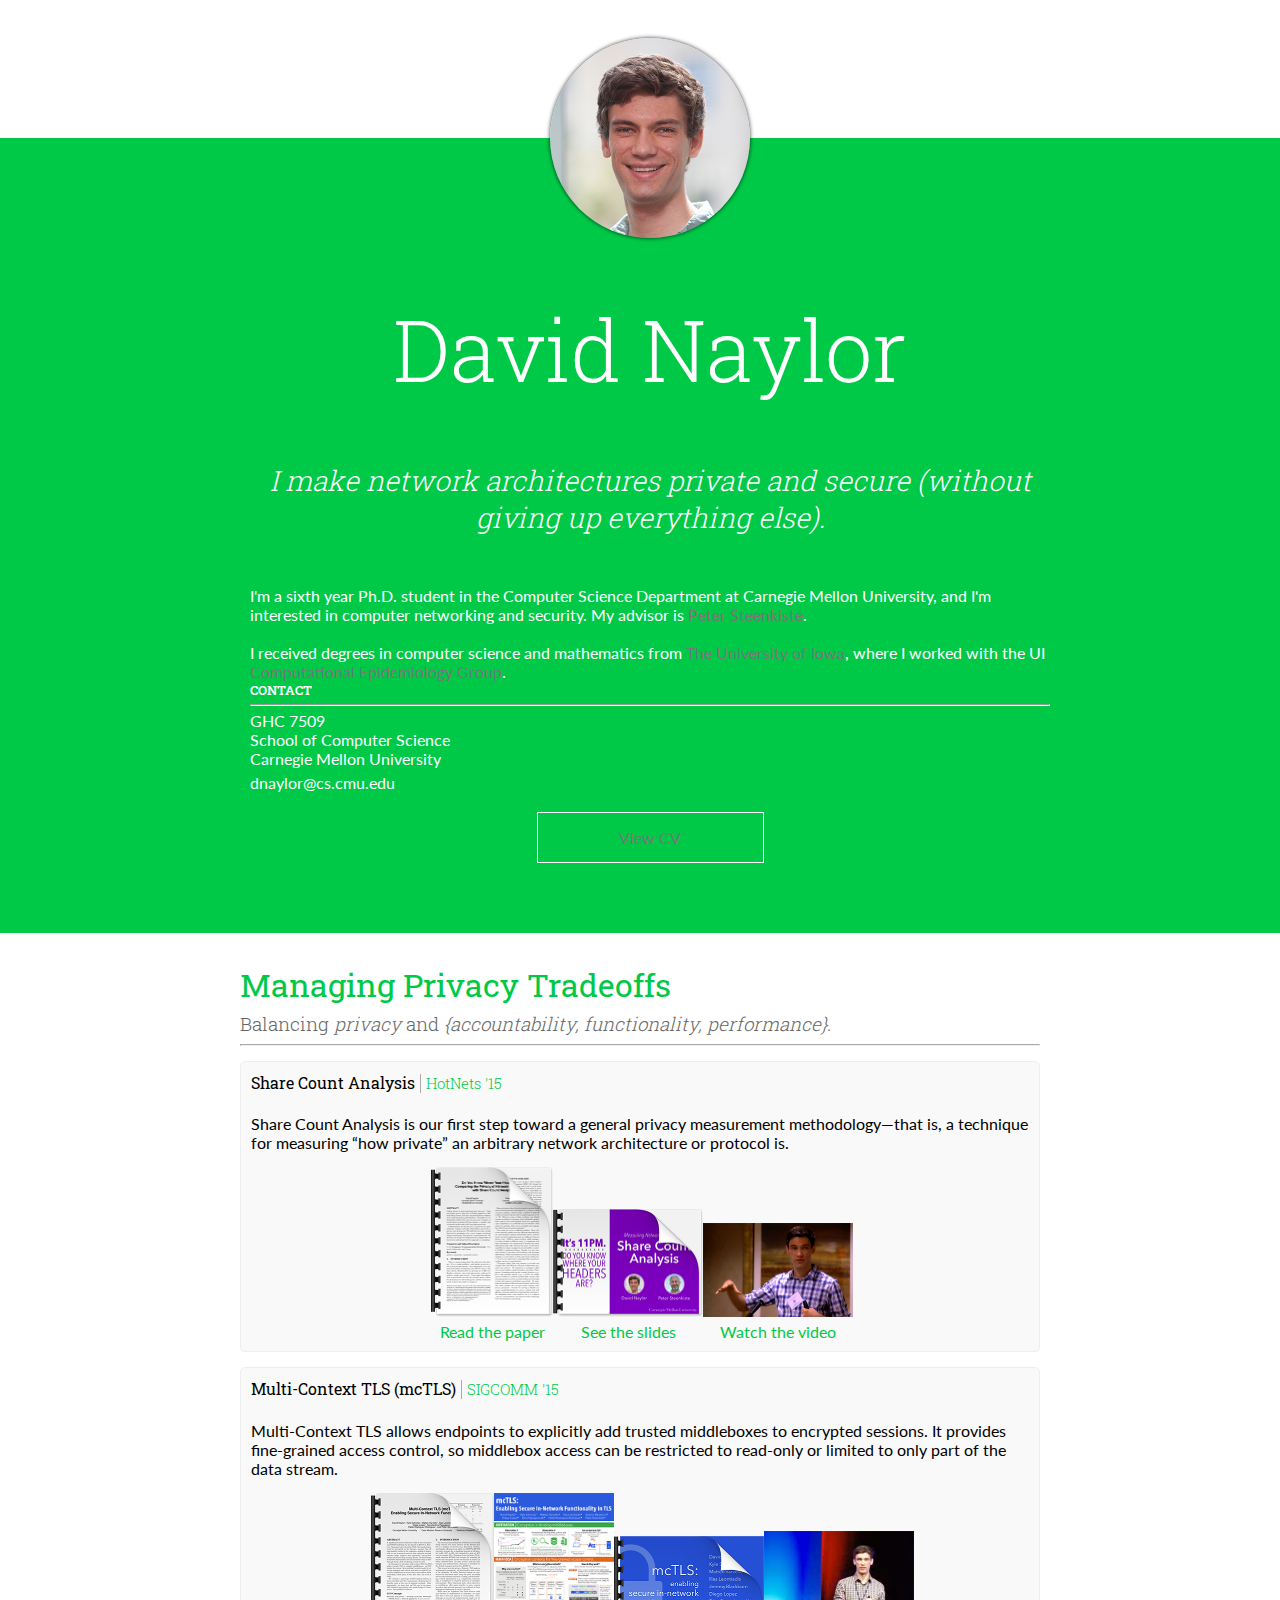
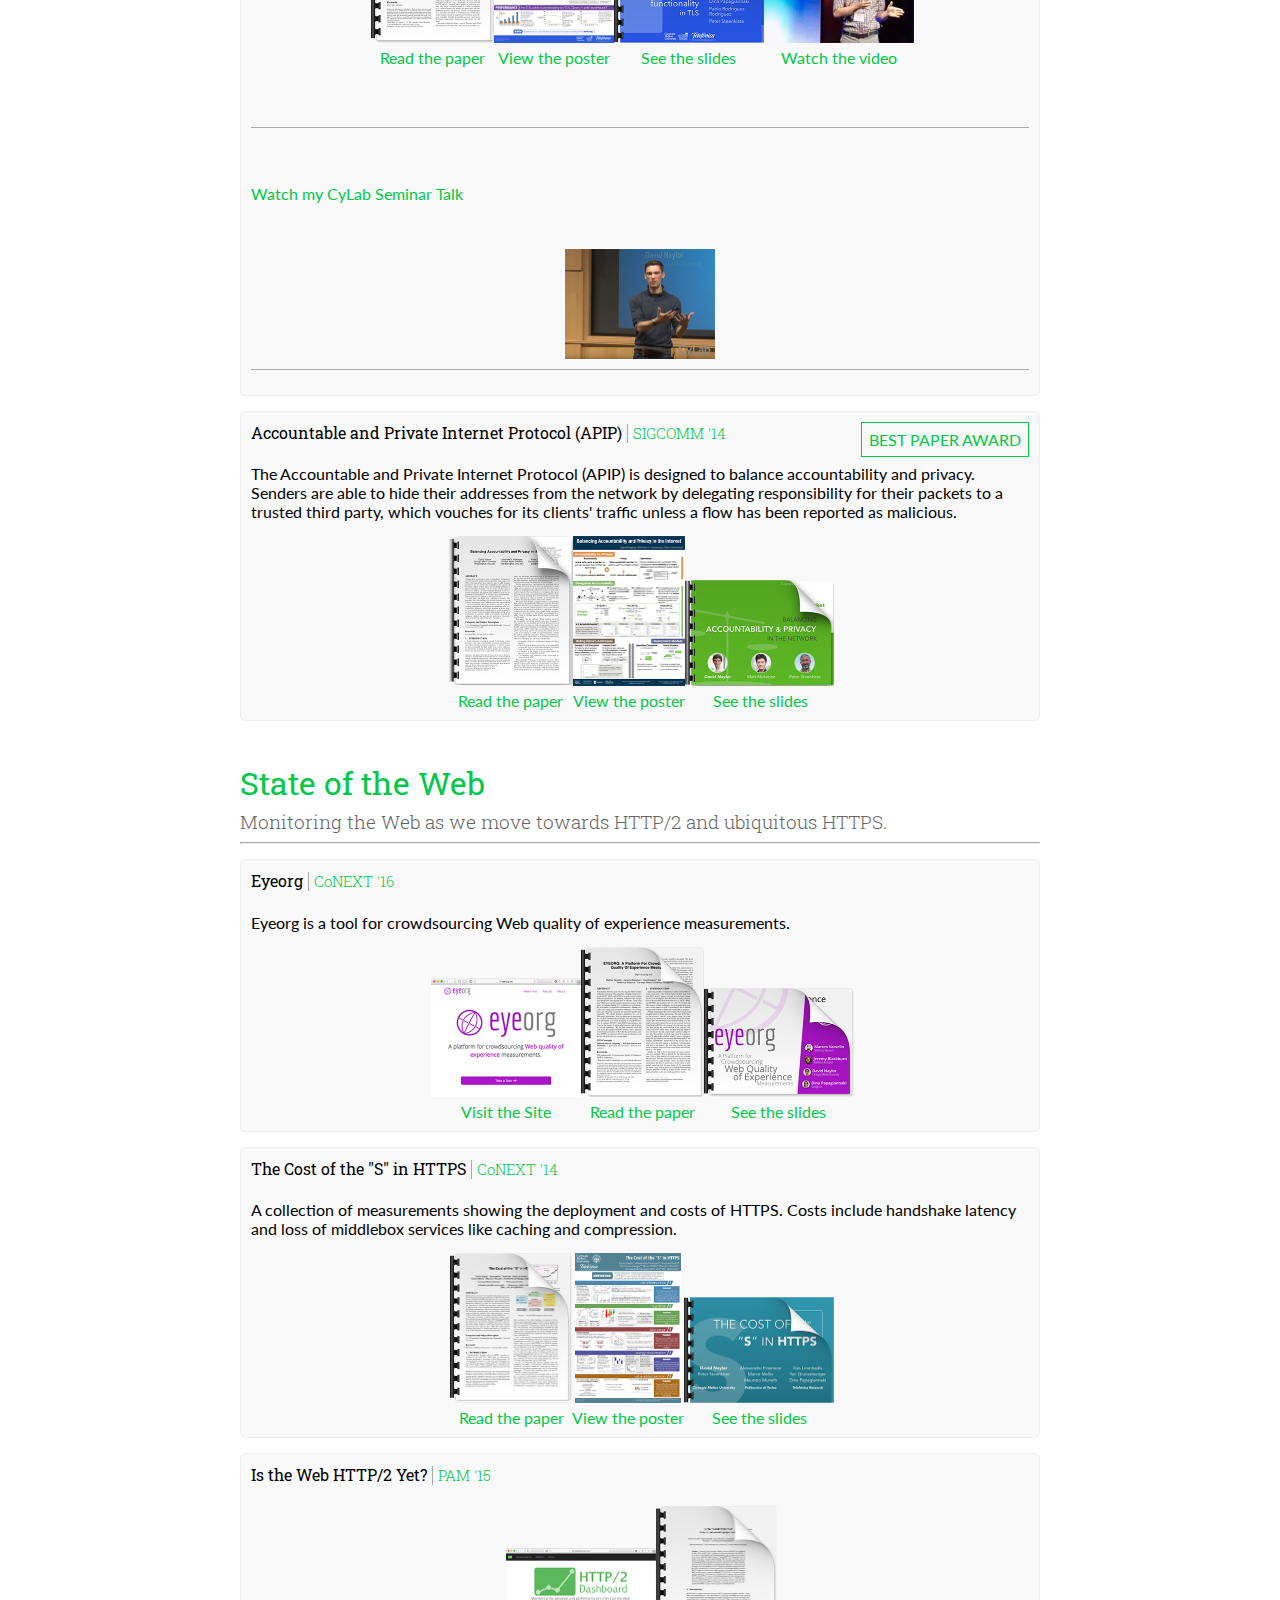
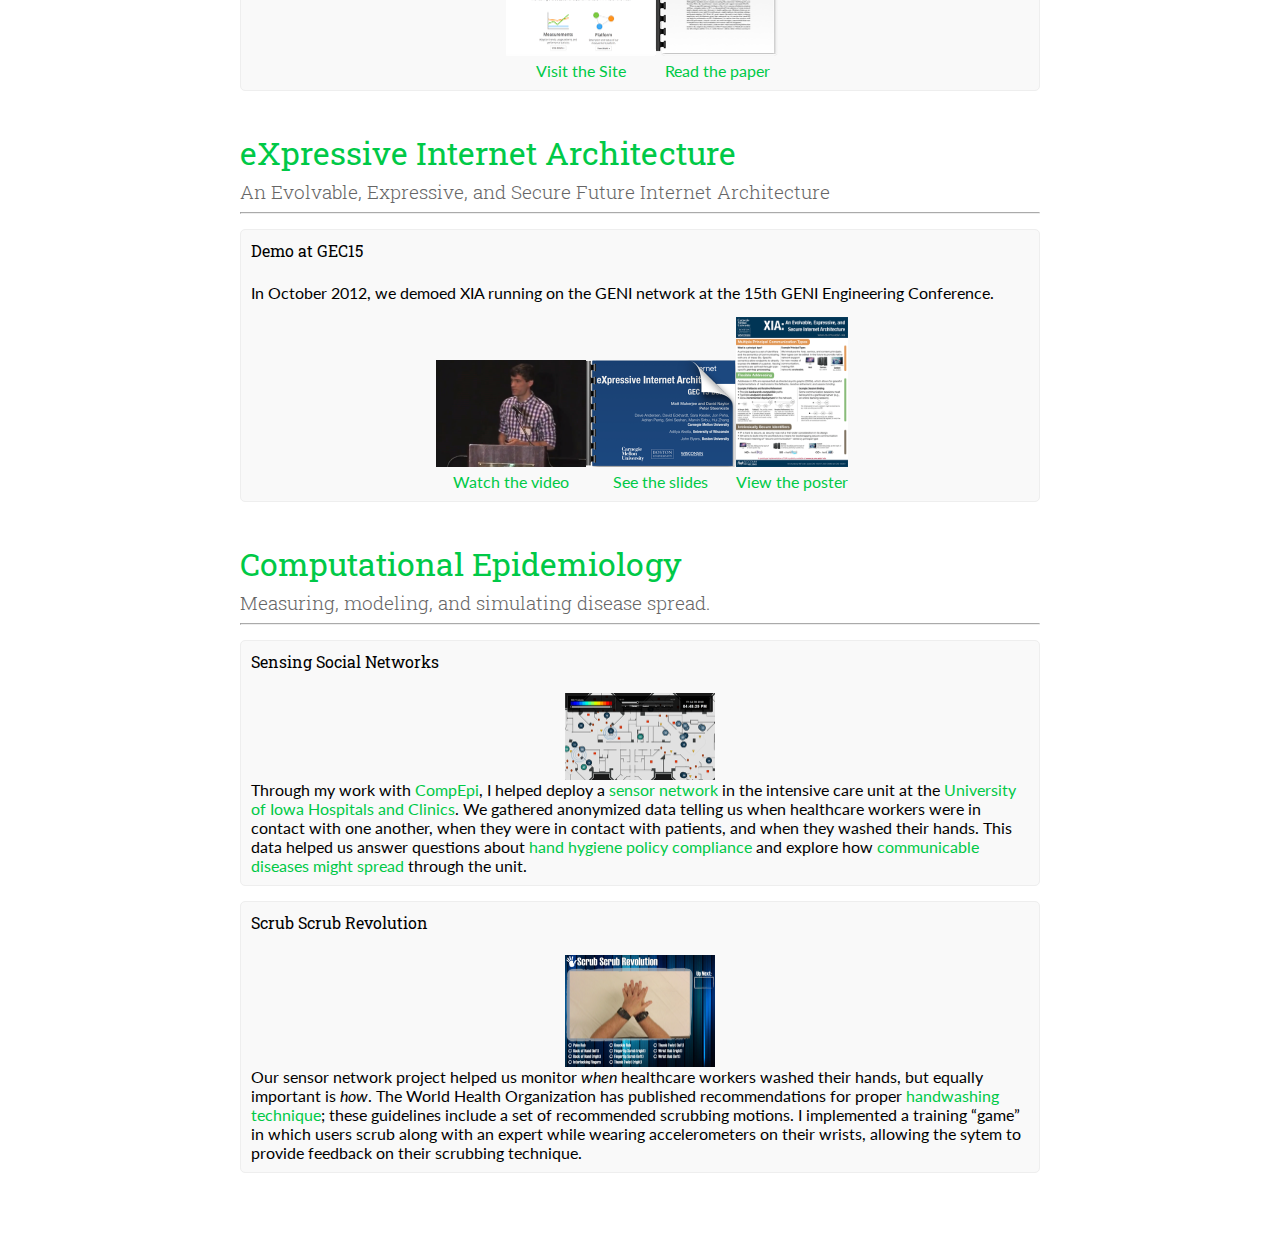
<file: index.html>
<!DOCTYPE html PUBLIC "-//W3C//DTD XHTML 1.0 Transitional//EN" "http://www.w3.org/TR/xhtml1/DTD/xhtml1-transitional.dtd">
<html xmlns="http://www.w3.org/1999/xhtml">
<head>
<meta http-equiv="Content-Type" content="text/html; charset=UTF-8" />
<meta name="viewport" content="width=device-width, initial-scale=1">

<title>David Naylor</title>

<!-- Latest compiled and minified bootstrap CSS -->
<link rel="stylesheet" href="https://maxcdn.bootstrapcdn.com/bootstrap/3.3.6/css/bootstrap.min.css" integrity="sha384-1q8mTJOASx8j1Au+a5WDVnPi2lkFfwwEAa8hDDdjZlpLegxhjVME1fgjWPGmkzs7" crossorigin="anonymous">

<link href="css/custom.css" rel="stylesheet">

<!-- fonts -->
<link href='https://fonts.googleapis.com/css?family=Roboto+Slab:700,400,300,100|Lato:400,700,300' rel='stylesheet' type='text/css'>

</head>

<body>
	<div class="container" style="padding-top: 100px; padding-bottom: 50px;">

		<div class="top-bg">
			<div class="content">

				<!-- IMAGE -->
				<div class="center-photo">
					<img src="images/me-2014@2x.jpg" height="300px"/>
				</div>


				<!-- NAME -->
				<div class="row">
					<div class="col-xs-12" style="text-align: center">
						<h1>David Naylor</h1>
					</div>  <!-- col -->
				</div>  <!-- row -->

				<!-- TAGLINE -->
				<div class="row">
					<div class="col-md-10 col-md-offset-1" style="text-align: center;">
						<p class="tagline">I make network architectures private and secure (without giving up everything else).</p>
					</div>  <!-- col -->
				</div>  <!-- row -->

				<!-- BIO and CONTACT -->
				<div class="row" style="margin-top: 15px;">
					<div class="col-md-8">
						<p>I'm a sixth year Ph.D. student in the Computer Science Department at Carnegie Mellon University, and I'm interested in computer networking and security. My advisor is <a href="http://www.cs.cmu.edu/~prs/">Peter Steenkiste</a>.</p>
						<p>&nbsp;</p>
						<p>I received degrees in computer science and mathematics from <a href="http://www.uiowa.edu/">The University of Iowa</a>, where I worked with the UI <a href="http://compepi.cs.uiowa.edu/">Computational Epidemiology Group</a>.</p>
					</div>  <!-- col -->
					
					<div class="col-md-4">
						<h5>Contact</h5>
						<hr style="margin-top: 0px; margin-bottom: 5px;">
						<p>GHC 7509</br>
						School of Computer Science</br>
						Carnegie Mellon University</p>
						
						<p style="margin-top: 5px;">dnaylor@cs.cmu.edu</p>

						<!-- <p style="margin-top: 5px;">dnay<a href="http://www.google.com/recaptcha/mailhide/d?k=01DYjIxemcInZ0yQs12LlEOA==&amp;c=0zU9vyEjGqulhPm0OFjJM2UPGM4w68PyZotdq2oNcqs=" onclick="window.open('http://www.google.com/recaptcha/mailhide/d?k\07501DYjIxemcInZ0yQs12LlEOA\75\75\46c\0750zU9vyEjGqulhPm0OFjJM2UPGM4w68PyZotdq2oNcqs\075', '', 'toolbar=0,scrollbars=0,location=0,statusbar=0,menubar=0,resizable=0,width=500,height=300'); return false;" title="Reveal this e-mail address">...</a>@cs.cmu.edu</p> -->
					</div>  <!-- col -->
				</div>  <!-- row -->

				<div class="row" style="text-align: center; margin-top: 20px;">
					<div class="col-xs-12">
						<a id="cv-link" href="naylor_cv.pdf">View  CV</a>
					</div>
				</div>

			</div>  <!-- content -->
		</div>  <!-- top-bg -->

			

		<div class="content">
			<!-- PRIVACY TRADEOFFS -->
			<div class="row" style="margin-top: 15px;">
				<div class="col-xs-12">
					<h2>Managing Privacy Tradeoffs</h2>
					<h3>Balancing <i>privacy</i> and <i>{accountability, functionality, performance}</i>.</h3>
					<hr class="section">
				</div>  <!-- col -->
			</div>  <!-- row -->
			
			

			<!-- Share Counts -->
			<div class="row">
				<div class="col-xs-12">
					<div class="hero">
						<h4>Share Count Analysis<small>HotNets '15</small></h4>

						<p>Share Count Analysis is our first step toward a
						general privacy measurement methodology&mdash;that is,
						a technique for measuring <q>how private</q> an arbitrary
						network architecture or protocol is.</p>


						<div class="row row-centered" style="margin-top: 15px">
							<div class="col-md-3 col-centered" style="text-align: center">
								<a href="ShareCountAnalysisHotnets.pdf"><img src="images/sca_hotnets_thumb@2x.png" height="150px"/></a>
								<div style="padding-top:5px"><a href="ShareCountAnalysisHotnets.pdf"><p>Read the paper</a></p></div>
							</div>  <!-- col -->
							
							<div class="col-md-3 col-centered" style="text-align: center">
								<a href="ShareCountAnalysisHotnets_slides.pdf"><img src="images/sca_hotnets_slides_thumb@2x.png" width="150px"/></a>
								<div style="padding-top:5px"><a href="ShareCountAnalysisHotnets_slides.pdf"><p>See the slides</a></p></div>
							</div>  <!-- col -->
							
							<div class="col-md-3 col-centered" style="text-align: center">
								<a href="https://www.youtube.com/watch?v=gNAD-hicF6s"><img src="images/sca_hotnets_video_thumb@2x.png" width="150px"/></a>
								<div style="padding-top:5px"><a href="https://www.youtube.com/watch?v=gNAD-hicF6s"><p>Watch the video</a></p></div>
							</div>  <!-- col -->
						</div>  <!-- row -->
					</div>  <!-- hero -->
				</div>  <!-- col -->
			</div> <!-- row -->






			<!-- mcTLS -->
			<div class="row">
				<div class="col-xs-12">
					<div class="hero">
						<h4>Multi-Context TLS (mcTLS)<small>SIGCOMM '15</small></h4>

						<p>Multi-Context TLS allows endpoints to explicitly add
						trusted middleboxes to encrypted sessions. It provides
						fine-grained access control, so middlebox access can be
						restricted to read-only or limited to only part of the
						data stream.</p>


						<div class="row row-centered" style="margin-top: 15px">
							<div class="col-md-3 col-centered" style="text-align: center">
								<a href="mcTLS.pdf"><img src="images/mctls_icon@2x.png" height="150px"/></a>
								<div style="padding-top:5px"><a href="mcTLS.pdf"><p>Read the paper</a></p></div>
							</div>  <!-- col -->
							
							<div class="col-md-3 col-centered" style="text-align: center">
								<a href="mcTLS_poster.pdf"><img src="images/mctls_poster_thumb@2x.png" height="150px"/></a>
								<div style="padding-top:5px"><a href="mcTLS_poster.pdf"><p>View the poster</a></p></div>
							</div>  <!-- col -->
							
							<div class="col-md-3 col-centered" style="text-align: center">
								<a href="mcTLS_slides.pdf"><img src="images/mctls_slides_thumb@2x.png" width="150px"/></a>
								<div style="padding-top:5px"><a href="mcTLS_slides.pdf"><p>See the slides</a></p></div>
							</div>  <!-- col -->
							
							<div class="col-md-3 col-centered" style="text-align: center">
								<a href="https://www.youtube.com/watch?v=9ERBeLU-yZI"><img src="images/mctls_video_thumb@2x.png" width="150px"/></a>
								<div style="padding-top:5px"><a href="https://www.youtube.com/watch?v=9ERBeLU-yZI"><p>Watch the video</a></p></div>
							</div>  <!-- col -->

						</div>  <!-- row -->
						
						
						<!-- CyLab Talk -->
						<div class="row" style="margin-top: 60px; margin-bottom: 15px;">
							<div class="col-xs-10 col-xs-offset-1 col-sm-6 col-sm-offset-3 col-md-6 col-md-offset-3">
								<div class="row" style="border-top: 1px solid #aaaaaa; padding-top: 10px; border-bottom: 1px solid #aaaaaa; padding-bottom: 10px;">

									<div class="col-xs-6" style="display: table; height: 111px;" align="center">
										<span style="display: table-cell; vertical-align: middle"><a href="https://youtu.be/1YbztPssYk4">Watch my CyLab Seminar Talk</a></span>
									</div>  <!-- col -->
									<div class="col-xs-6" align="center">
										<a href="https://youtu.be/1YbztPssYk4"><img src="images/cylab_video_thumb@2x.png" width="150px"/></a>
									</div>  <!-- col -->

								</div>  <!-- row -->
							</div>  <!-- col -->
						</div>  <!-- row -->

					</div>  <!-- hero -->
				</div>  <!-- col -->
			</div> <!-- row -->






			<!-- APIP -->
			<div class="row">
				<div class="col-xs-12">
					<div class="hero">
						<a id="best-paper-link" href="http://www.sigcomm.org/awards/best-paper-award"><p>BEST PAPER AWARD</p></a>
						<h4>Accountable and Private Internet Protocol (APIP)<small>SIGCOMM '14</small></h4>

						<p>The Accountable and Private Internet Protocol (APIP)
						is designed to balance accountability and privacy.
						Senders are able to hide their addresses from the
						network by delegating responsibility for their packets
						to a trusted third party, which vouches for its
						clients' traffic unless a flow has been reported as
						malicious.</p>


						<div class="row row-centered" style="margin-top: 15px">
							<div class="col-md-3 col-centered" style="text-align: center">
								<a href="APIP.pdf"><img src="images/apip_icon@2x.png" height="150px"/></a>
								<div style="padding-top:5px"><a href="APIP.pdf"><p>Read the paper</a></p></div>
							</div>  <!-- col -->
							
							<div class="col-md-3 col-centered" style="text-align: center">
								<a href="APIP_poster.pdf"><img src="images/apip_poster_thumb@2x.png" height="150px"/></a>
								<div style="padding-top:5px"><a href="APIP_poster.pdf"><p>View the poster</a></p></div>
							</div>  <!-- col -->
							
							<div class="col-md-3 col-centered" style="text-align: center">
								<a href="APIP_slides.pdf"><img src="images/apip_slides_icon@2x.png" width="150px"/></a>
								<div style="padding-top:5px"><a href="APIP_slides.pdf"><p>See the slides</a></p></div>
							</div>  <!-- col -->
							
						</div>  <!-- row -->
					</div>  <!-- hero -->
				</div>  <!-- col -->
			</div> <!-- row -->




			<!-- ================================= -->




			<!-- WEB -->
			<div class="row" style="margin-top: 40px;">
				<div class="col-xs-12">
					<h2>State of the Web</h2>
					<h3>Monitoring the Web as we move towards HTTP/2 and ubiquitous HTTPS.</h3>
					<hr class="section">
				</div>  <!-- col -->
			</div>  <!-- row -->
			
			
			
			<!-- Eyeorg -->
			<div class="row">
				<div class="col-xs-12">
					<div class="hero">
						<h4>Eyeorg<small>CoNEXT '16</small></h4>
						
						<p>Eyeorg is a tool for crowdsourcing Web quality of experience measurements.</p>
						
						
						<div class="row row-centered" style="margin-top: 15px">
							<div class="col-md-3 col-centered" style="text-align: center">
								<a href="https://eyeorg.net"><img src="images/eyeorg_site_thumb@2x.png" width="150px"/></a>
								<div style="padding-top:5px"><a href="https://eyeorg.net"><p>Visit the Site</a></p></div>
							</div>  <!-- col -->
							
							<div class="col-md-3 col-centered" style="text-align: center">
								<a href="eyeorg.pdf"><img src="images/eyeorg_paper_thumb@2x.png" height="150px"/></a>
								<div style="padding-top:5px"><a href="eyeorg.pdf"><p>Read the paper</a></p></div>
							</div>  <!-- col -->
							
							<div class="col-md-3 col-centered" style="text-align: center">
								<a href="eyeorg_slides.pdf"><img src="images/eyeorg_slides_thumb@2x.png" width="150px"/></a>
								<div style="padding-top:5px"><a href="eyeorg_slides.pdf"><p>See the slides</a></p></div>
							</div>  <!-- col -->
							
						</div>  <!-- row -->

					</div>  <!-- hero -->
				</div>  <!-- col -->
			</div> <!-- row -->



			<!-- Cost of the S -->
			<div class="row">
				<div class="col-xs-12">
					<div class="hero">
						<h4>The Cost of the "S" in HTTPS<small>CoNEXT '14</small></h4>

						<p>A collection of measurements showing the deployment
						and costs of HTTPS. Costs include handshake latency and
						loss of middlebox services like caching and
						compression.</p>


						<div class="row row-centered" style="margin-top: 15px">
							<div class="col-md-3 col-centered" style="text-align: center">
								<a href="CostOfTheS.pdf"><img src="images/https_icon@2x.png" height="150px"/></a>
								<div style="padding-top:5px"><a href="CostOfTheS.pdf"><p>Read the paper</a></p></div>
							</div>  <!-- col -->
							
							<div class="col-md-3 col-centered" style="text-align: center">
								<a href="CostOfTheS_poster.pdf"><img src="images/https_poster_thumb@2x.png" height="150px"/></a>
								<div style="padding-top:5px"><a href="CostOfTheS_poster.pdf"><p>View the poster</a></p></div>
							</div>  <!-- col -->
							
							<div class="col-md-3 col-centered" style="text-align: center">
								<a href="CostOfTheS_slides.pdf"><img src="images/https_slides_icon@2x.png" width="150px"/></a>
								<div style="padding-top:5px"><a href="CostOfTheS_slides.pdf"><p>See the slides</a></p></div>
							</div>  <!-- col -->
							
						</div>  <!-- row -->
					</div>  <!-- hero -->
				</div>  <!-- col -->
			</div> <!-- row -->
			
			
			
			
			<!-- HTTP2 Dashboard-->
			<div class="row">
				<div class="col-xs-12">
					<div class="hero">
						<h4>Is the Web HTTP/2 Yet?<small>PAM '15</small></h4>
						
						
						<div class="row row-centered" style="margin-top: 15px">
							<div class="col-md-3 col-centered" style="text-align: center">
								<a href="http://isthewebhttp2yet.com"><img src="images/http2dashboard_icon@2x.png" width="150px"/></a>
								<div style="padding-top:5px"><a href="http://isthewebhttp2yet.com"><p>Visit the Site</a></p></div>
							</div>  <!-- col -->
							
							<div class="col-md-3 col-centered" style="text-align: center">
								<a href="http2-pam16.pdf"><img src="images/http2pam_icon@2x.png" height="150px"/></a>
								<div style="padding-top:5px"><a href="http2-pam16.pdf"><p>Read the paper</a></p></div>
							</div>  <!-- col -->
							
						</div>  <!-- row -->

					</div>  <!-- hero -->
				</div>  <!-- col -->
			</div> <!-- row -->







			<!-- ================================= -->




			<!-- XIA -->
			<div class="row" style="margin-top: 40px;">
				<div class="col-xs-12">
					<h2>eXpressive Internet Architecture</h2>
					<h3>An Evolvable, Expressive, and Secure Future Internet Architecture</h3>
					<hr class="section">
				</div>  <!-- col -->
			</div>  <!-- row -->
			
			
			
			<!-- GENI Demo -->
			<div class="row">
				<div class="col-xs-12">
					<div class="hero">
						<h4>Demo at GEC15</h4>
						
						<p>In October 2012, we demoed XIA running on the GENI
						network at the 15th GENI Engineering Conference.</p>
						
						
						<div class="row row-centered" style="margin-top: 15px">
							<div class="col-md-3 col-centered" style="text-align: center">
								<a href="http://youtu.be/oHYKgvEW4-0"><img src="images/video_icon@2x.png" width="150px"/></a>
								<div style="padding-top:5px"><a href="http://youtu.be/oHYKgvEW4-0">Watch the video</a></div>
							</div>  <!-- col -->
							
							<div class="col-md-3 col-centered" style="text-align: center">
								<a href="XIA-GEC15.pdf"><img src="images/slides_icon@2x.png" width="150px"/></a>
								<div style="padding-top:5px"><a href="XIA-GEC15.pdf"><p>See the slides</a></div>
							</div>  <!-- col -->
							
							<div class="col-md-3 col-centered" style="text-align: center">
								<a href="xia_overview.pdf"><img src="images/xia_overview_thumb@2x.png" height="150px"/></a>
								<div style="padding-top:5px"><a href="xia_overview.pdf"><p>View the poster</a></p></div>
							</div>  <!-- col -->
							
						</div>  <!-- row -->

					</div>  <!-- hero -->
				</div>  <!-- col -->
			</div> <!-- row -->





			<!-- ================================= -->




			<!-- COMPEPI -->
			<div class="row" style="margin-top: 40px;">
				<div class="col-xs-12">
					<h2>Computational Epidemiology</h2>
					<h3>Measuring, modeling, and simulating disease spread.</h3>
					<hr class="section">
				</div>  <!-- col -->
			</div>  <!-- row -->
			
			
			
			<!-- Sensors -->
			<div class="row">
				<div class="col-xs-12">
					<div class="hero">
						<h4>Sensing Social Networks</h4>
						
						<div class="row row-centered" style="margin-top: 15px">
							<div class="col-md-3" style="text-align: center">
								<a href="http://compepi.cs.uiowa.edu/index.php/MoteMICU/Description"><img style="vertical-align: top;" src="images/micu_thumb@2x.png" width="150px" /></a>
							</div>  <!-- col -->
							
							<div class="col-md-9" style="text-align: left">
								<p>Through my work with <a href="http://compepi.cs.uiowa.edu/">CompEpi</a>, I helped deploy a <a href="http://compepi.cs.uiowa.edu/index.php/Research/Motes">sensor network</a> in the intensive care unit at the <a href="http://www.uihealthcare.org">University of Iowa Hospitals and Clinics</a>. We gathered anonymized data telling us when healthcare workers were in contact with one another, when they were in contact with patients, and when they washed their hands. This data helped us answer questions about <a href="http://compepi.cs.uiowa.edu/index.php/Research/HHwash">hand hygiene policy compliance</a> and explore how <a href="http://compepi.cs.uiowa.edu/index.php/Research/SocNet">communicable diseases might spread</a> through the unit.</p>

							</div>  <!-- col -->
							
						</div>  <!-- row -->

					</div>  <!-- hero -->
				</div>  <!-- col -->
			</div> <!-- row -->
			
			
			
			
			<!-- Scrub Scrub -->
			<div class="row">
				<div class="col-xs-12">
					<div class="hero">
						<h4>Scrub Scrub Revolution</h4>
						
						<div class="row row-centered" style="margin-top: 15px">
							<div class="col-md-3" style="text-align: center">
								<img style="vertical-align: top;" src="images/scrub_scrub_thumb@2x.png" width="150px" />
							</div>  <!-- col -->
							
							<div class="col-md-9" style="text-align: left">
								<p>Our sensor network project helped us monitor <i>when</i> healthcare workers washed their hands, but equally important is <i>how</i>. The World Health Organization has published recommendations for proper <a href="http://www.who.int/gpsc/clean_hands_protection/en/">handwashing technique</a>; these guidelines include a set of recommended scrubbing motions. I implemented a training &ldquo;game&rdquo; in which users scrub along with an expert while wearing accelerometers on their wrists, allowing the sytem to provide feedback on their scrubbing technique.</p>

							</div>  <!-- col -->
							
						</div>  <!-- row -->

					</div>  <!-- hero -->
				</div>  <!-- col -->
			</div> <!-- row -->



		</div>



	</div>  <!-- container -->

<footer>
	<!-- Latest compiled and minified bootstrap JavaScript -->
	<script src="https://maxcdn.bootstrapcdn.com/bootstrap/3.3.6/js/bootstrap.min.js" integrity="sha384-0mSbJDEHialfmuBBQP6A4Qrprq5OVfW37PRR3j5ELqxss1yVqOtnepnHVP9aJ7xS" crossorigin="anonymous"></script>

	<script type="text/javascript">

	  var _gaq = _gaq || [];
	  _gaq.push(['_setAccount', 'UA-9505544-3']);
	  _gaq.push(['_trackPageview']);

	  (function() {
		var ga = document.createElement('script'); ga.type = 'text/javascript'; ga.async = true;
		ga.src = ('https:' == document.location.protocol ? 'https://ssl' : 'http://www') + '.google-analytics.com/ga.js';
		var s = document.getElementsByTagName('script')[0]; s.parentNode.insertBefore(ga, s);
	  })();

	</script>
</footer>

</body>
</html>
</file>
<file: css/custom.css>
body, input, textarea {
	font-family: 'Lato', 'Helvetica Neue', Helvetica, Arial, sans-serif;
	font-size: 12pt;
}
/*
body {
	//background: #e2e2e2;
	background-image: url('../images/mountains.jpg');
	background-size: cover;
	background-attachment: fixed;
	margin: 0;
}*/

.top-bg {
	width: 100vw;
	margin-left: calc(-50vw + 50%);
	background-color: #00C947;

	color: #FFFFFF;

	padding-left: 10px;
	padding-right: 10px;
	padding-bottom: 70px;
}

.top-bg a {
	color: #777777;
}

.top-bg a:hover {
	color: #555555;
}

.center-photo {
	width: 200px;
	height: 200px;
	border-radius: 100px;
	-webkit-border-radius: 100px;
	-moz-border-radius: 100px;
	background: url('../images/me-2014@2x.jpg') no-repeat;
	background-size: 200px 300px;
	background-position: 0 -25px;

	box-shadow: 0 0 4px rgba(0, 0, 0, .8);
	-webkit-box-shadow: 0 0 4px rgba(0, 0, 0, .8);
	-moz-box-shadow: 0 0 4px rgba(0, 0, 0, .8);

	-webkit-transform: translateY(-100px);
	transform: translateY(-100);
	margin-left: auto;
	margin-right: auto;
	margin-bottom: -50px;  // -100 (picture) + 50 (more space under photo)

}
.center-photo img {
	opacity: 0;
	filter: alpha(opacity=0);
}

.tagline {
	font-family: 'Roboto Slab', Georgia;
	font-size: 28px;
	font-weight: 300;
	font-style: italic;
	//color: #CCCCCC;

	margin-top: 30px;
	margin-bottom: 50px;
}

.content {
	//background: #FFFFFF;
	//background-color:rgba(255,255,255,0.75);
	//width: 70%;
	//min-width: 500px;
	max-width: 800px;
	margin-top:30px;
	margin-left:auto;
	margin-right:auto;
	//-moz-border-radius: 5px;
	//border-radius: 5px;
	//padding: 15px;
}
.footer-content {
	width: 70%;
	//min-width: 500px;
	max-width: 800px;
	padding-top:40px;
	padding-bottom:40px;
	margin-left:auto;
	margin-right:auto;
	color: #FFFFFF;
}
.footer-content a {
	color: #FFFFFF;
}
.footer-bg {
	background: #c4c4c4;
	margin-top:60px;
}
.bordered-image {
	-moz-border-radius: 5px;
	border-radius: 5px;
}

#cv-link:link{
	//font-family: "Lato", Helvetica, Arial, sans-serif;
	//font-weight: 400;
	//color: #666;
	width:225px;
	text-decoration: none;
	margin: 18px auto 0 auto;
	display: block;
	border: solid 1px #FFF;
	padding: 15px 0 15px 0;

	-webkit-transition: all 0.15s ease;
	transition: all 0.15s ease;
}

#cv-link:visited{
	color: #FFF;
	border: solid 1px #FFF;
}

#cv-link:hover{
	background-color:#FFFFFF;
	border: solid 1px #FFFFFF;
	color: #00C947;
}

#best-paper-link:link{
	float: right;
	text-decoration: none;
	display: block;
	border: solid 1px #00C947;
	padding: 7px;

	-webkit-transition: all 0.15s ease;
	transition: all 0.15s ease;
}

#best-paper-link:visited{
	color: #00C947;
	border: solid 1px #00C947;
}

#best-paper-link:hover{
	background-color:#00C947;
	border: solid 1px #00C947;
	color: #FFF;
}

/* centered columns styles */
.row-centered {
    text-align:center;
}
.col-centered {
    display:inline-block;
    float:none;
    /* reset the text-align */
    text-align:left;
    /* inline-block space fix */
    margin-right:-4px;
}

h1 {
	font-family: 'Roboto Slab', Georgia;
	font-weight: 300;
	font-size: 64pt;

	margin-top: 5px;
}
h2 {
	font-family: 'Roboto Slab', Georgia;
	font-weight: 400;
	font-size: 24pt;
	color: #00C947;

	margin-top: 0px;
	margin-bottom: 5px;
}
h3 {
	font-family: 'Roboto Slab', Georgia;
	font-weight: 300;
	font-size: 14pt;
	color: #666666;

	margin-top: 0px;
	margin-bottom: 0px;
}
h4 {
	font-family: 'Roboto Slab', Georgia;
	margin-top: 0px;
	font-weight: 400;
	font-size: 12pt;
}
h4 small {
	font-weight: 300;
	color: #00C947;
	font-size: 11pt;
	border-left: 1px solid #AAAAAA;
	margin-left: 5px;
	padding-left: 5px;
}

h5 {
	font-family: 'Roboto Slab', Georgia;
	letter-spacing: 0px;
	margin-top: 0px;
	margin-bottom: 5px;
	text-transform: uppercase;
	font-size: 10pt;
	font-weight: 600;
}

p {
	margin: 0px;
	padding: 0px;
}
a {
	color: #00C947;
	text-decoration: none;
}
a:hover {
	color: #00852F;
	text-decoration: underline;
}

.hero {
	background-color: #F9F9F9;
	border-style: solid;
	border-width: 1px;
	border-color: #EEEEEE;
	padding: 10px;
	-moz-border-radius: 5px;
	border-radius: 5px;
	margin-bottom: 15px;
}

hr.section {
	margin-top: 8px;
	margin-bottom: 15px;
	border-top: 1px solid #AAAAAA;
}

/* Faded out hr */
hr.soften {
  height: 1px;
  background-image: -webkit-linear-gradient(left, rgba(100,100,100,0), rgba(100,100,100,.4), rgba(100,100,100,0));
  background-image:    -moz-linear-gradient(left, rgba(100,100,100,0), rgba(100,100,100,.4), rgba(100,100,100,0));
  background-image:     -ms-linear-gradient(left, rgba(100,100,100,0), rgba(100,100,100,.4), rgba(100,100,100,0));
  background-image:      -o-linear-gradient(left, rgba(100,100,100,0), rgba(100,100,100,.4), rgba(100,100,100,0));
  border: 0;
}
</file>
